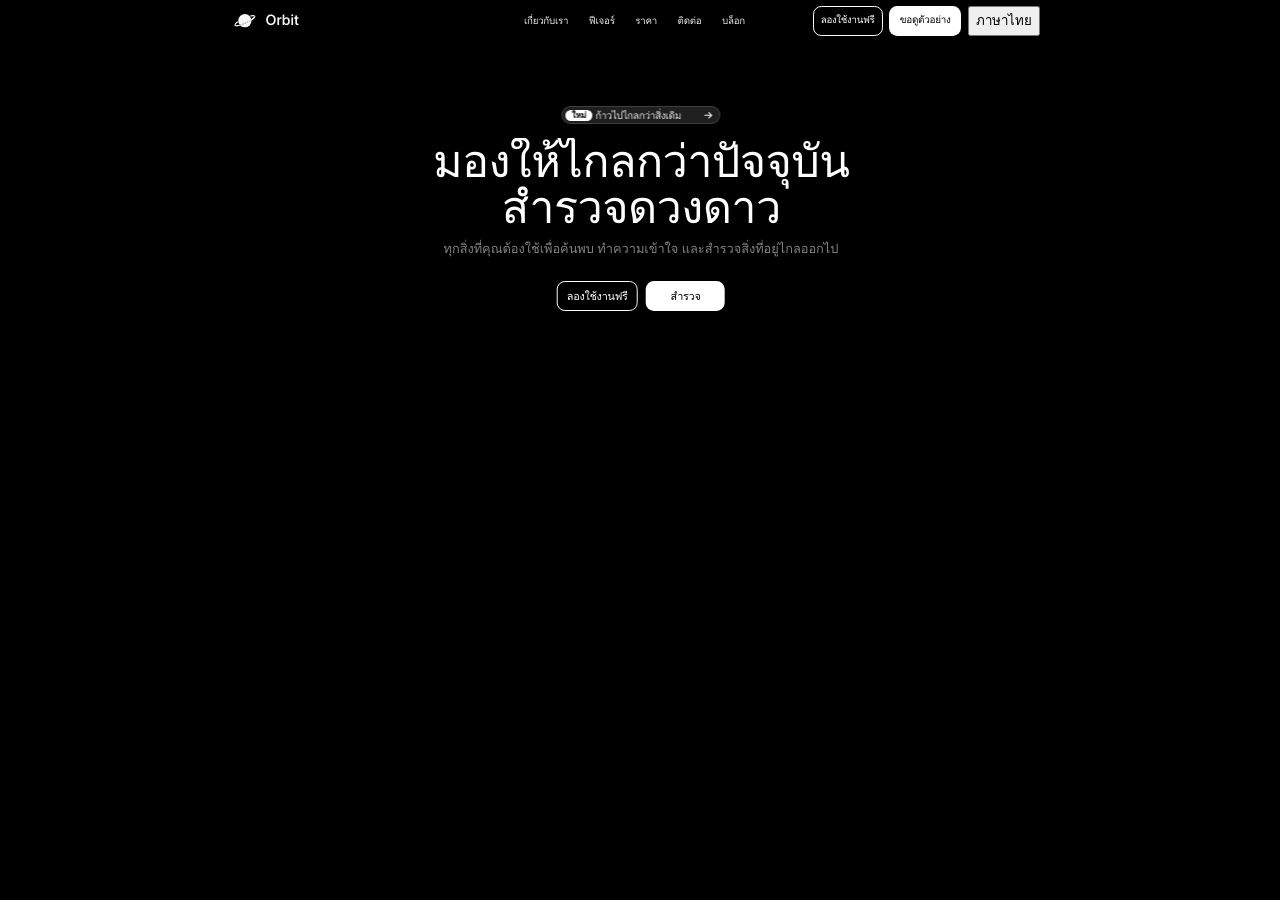
<file: index.html>
<!doctype html>
<html lang="en">
<head>
  <meta charset="utf-8">
  <meta name="viewport" content="width=device-width, initial-scale=1, viewport-fit=cover">
  <meta name="description" content="Everything you need to discover, understand, and explore what is out there.">
  <title>Orbit — See beyond now</title>
  <link rel="preconnect" href="https://d2ol7oe51mr4n9.cloudfront.net">
  <link rel="preconnect" href="https://fonts.googleapis.com">
  <link rel="preconnect" href="https://fonts.gstatic.com" crossorigin>
  <link href="https://fonts.googleapis.com/css2?family=Inter:opsz,wght@14..32,100..900&display=block" rel="stylesheet">
  <script>
    if (!window.matchMedia('(prefers-reduced-motion: reduce)').matches) {
      document.documentElement.classList.add('intro');
      setTimeout(() => document.documentElement.classList.remove('intro', 'intro-play'), 5000);
    }
  </script>
  <style>
    :root{
      --u: max( min(calc(100vw / 1563), calc(100vh / 460)), 0.80px );
      --ink:#ffffff; --ink-mark:rgba(255,255,255,.98); --ink-nav:rgba(255,255,255,.91);
      --ink-sub:rgba(255,255,255,.50); --ink-pill:rgba(255,255,255,.88); --ink-dark:#000000;
      --hairline:rgba(255,255,255,.98); --glass-bg:rgba(255,255,255,.12); --glass-line:rgba(255,255,255,.15);
      --r-btn:calc(10 * var(--u));
      font-family:"InterVar","Inter","Helvetica Neue",Arial,system-ui,sans-serif;
    }
    @supports (height:100dvh){ :root{ --u: max( min(calc(100vw / 1563), calc(100dvh / 460)), 0.80px ); } }
    @supports not (width: max(1px,1vw)){ :root{ --u: calc(100vw / 1563); } }
    *,*::before,*::after{box-sizing:border-box}
    html,body{height:100%}
    body{margin:0;background:#000;color:#fff;overflow:hidden;font-optical-sizing:none;font-feature-settings:"kern" 1,"calt" 1;-webkit-font-smoothing:antialiased;text-rendering:geometricPrecision}
    a:focus-visible,button:focus-visible{outline:2px solid #9b8cff;outline-offset:3px;border-radius:4px}
    .sr{position:absolute;width:1px;height:1px;padding:0;margin:-1px;overflow:hidden;clip:rect(0,0,0,0);white-space:nowrap;border:0}
    .frame{position:fixed;inset:0;overflow:hidden;background:#000;isolation:isolate}
    .sky{position:absolute;top:calc(-1.5 * var(--u));left:50%;transform:translateX(-50%);width:100%;height:auto;min-height:calc(100% + 1.5 * var(--u));object-fit:cover;object-position:center top;z-index:0;pointer-events:none;user-select:none}
    .veil{position:absolute;inset:0;background:rgba(0,0,0,.06);z-index:1;pointer-events:none}
    .bar{position:absolute;left:calc(50% - 495.5 * var(--u));top:calc(7.5 * var(--u));width:calc(983.5 * var(--u));height:calc(36.2 * var(--u));z-index:3}
    .brand{position:absolute;left:0;top:50%;transform:translateY(-50%);display:flex;align-items:center;gap:calc(11.4 * var(--u));color:var(--ink-mark);text-decoration:none;white-space:nowrap}
    .brand svg{width:calc(26.9 * var(--u));height:calc(16.6 * var(--u));overflow:visible;fill:none}
    .brand span{font-size:calc(17.5 * var(--u));font-weight:550;font-variation-settings:'opsz' 22;letter-spacing:0;line-height:1}
    .links{position:absolute;left:calc(353.8 * var(--u));top:50%;transform:translateY(-50%);display:flex;gap:calc(25.2 * var(--u))}
    .links a{font-size:calc(11.9 * var(--u));font-weight:450;font-variation-settings:'opsz' 15;letter-spacing:calc(-.30 * var(--u));color:var(--ink-nav);text-decoration:none;white-space:nowrap;transition:color .18s ease}
    .links a:hover{color:#fff}
    .actions{position:absolute;right:0;top:0;display:flex;gap:calc(7.8 * var(--u))}
    .btn{display:inline-flex;align-items:center;justify-content:center;border-radius:var(--r-btn);text-decoration:none;white-space:nowrap;line-height:1;border:0;transition:background-color .18s ease,color .18s ease,border-color .18s ease}
    .ghost{background:transparent;color:var(--ink);border:calc(1 * var(--u)) solid var(--hairline)}
    .ghost:hover{background:rgba(255,255,255,.10)}
    .solid{background:#fff;color:var(--ink-dark)}
    .solid:hover{background:#e9e9ea}
    .bar .btn{height:calc(36.2 * var(--u));line-height:calc(36.2 * var(--u));font-size:calc(11.9 * var(--u));font-weight:500;font-variation-settings:'opsz' 15;letter-spacing:calc(-.38 * var(--u))}
    .bar .ghost{width:calc(85.5 * var(--u))}
    .bar .solid{width:calc(88.2 * var(--u));font-size:calc(12.15 * var(--u));font-weight:550;letter-spacing:calc(-.35 * var(--u))}
    .menu{display:none;align-items:center;justify-content:center;width:calc(36.2 * var(--u));height:calc(36.2 * var(--u));border-radius:var(--r-btn);border:calc(1 * var(--u)) solid rgba(255,255,255,.35);background:transparent;color:#fff;cursor:pointer;padding:0}
    .menu svg{width:55%;height:55%}
    .menu:hover{background:rgba(255,255,255,.10)}
    .sheet{display:none;position:absolute;top:calc(100% + 9 * var(--u));right:0;min-width:calc(210 * var(--u));padding:calc(10 * var(--u));border-radius:calc(14 * var(--u));background:rgba(18,18,20,.88);border:calc(1 * var(--u)) solid rgba(255,255,255,.15);-webkit-backdrop-filter:blur(calc(18 * var(--u))) saturate(140%);backdrop-filter:blur(calc(18 * var(--u))) saturate(140%);box-shadow:0 calc(18 * var(--u)) calc(44 * var(--u)) rgba(0,0,0,.55)}
    .bar[data-open="true"] .sheet{display:block}
    .sheet a:not(.btn){display:block;padding:calc(9 * var(--u)) calc(10 * var(--u));border-radius:calc(9 * var(--u));color:var(--ink-nav);text-decoration:none;font-size:calc(14 * var(--u));font-weight:450;font-variation-settings:'opsz' 15;letter-spacing:calc(-.30 * var(--u))}
    .sheet a:not(.btn):hover{background:rgba(255,255,255,.08);color:#fff}
    .bar .sheet .solid{display:flex;width:100%;height:calc(38 * var(--u));margin-top:calc(8 * var(--u));font-size:calc(14 * var(--u));font-weight:500;font-variation-settings:'opsz' 15;letter-spacing:calc(-.30 * var(--u));color:#000}
    .screen{position:absolute;top:0;left:50%;transform:translateX(-50%);width:calc(1563 * var(--u));height:calc(1006 * var(--u));z-index:2}
    .hero{position:absolute;left:calc(.9 * var(--u));right:calc(-.9 * var(--u));top:0;text-align:center}
    .pill{position:absolute;top:calc(129.6 * var(--u));left:50%;transform:translateX(-50%);display:inline-flex;align-items:center;width:calc(194.5 * var(--u));height:calc(22.4 * var(--u));padding-left:calc(4.0 * var(--u));padding-right:calc(8.6 * var(--u));border-radius:999px;background:var(--glass-bg);border:calc(1 * var(--u)) solid var(--glass-line);-webkit-backdrop-filter:blur(calc(10 * var(--u)));backdrop-filter:blur(calc(10 * var(--u)));text-decoration:none;white-space:nowrap;transition:background-color .18s ease}
    .pill:hover{background:rgba(255,255,255,.17)}
    .chip{display:inline-flex;align-items:center;justify-content:center;width:calc(33.3 * var(--u));height:calc(14 * var(--u));border-radius:999px;background:#fff;color:#000;font-size:calc(10.2 * var(--u));font-weight:600;font-variation-settings:'opsz' 14;padding-top:calc(1.7 * var(--u));letter-spacing:calc(-.1 * var(--u));line-height:1}
    .pill-label{margin-left:calc(3.4 * var(--u));position:relative;top:calc(1 * var(--u));color:var(--ink-pill);font-size:calc(12.4 * var(--u));font-weight:450;font-variation-settings:'opsz' 15;letter-spacing:calc(-.48 * var(--u));height:calc(22.4 * var(--u));line-height:calc(22.4 * var(--u))}
    .pill svg{width:calc(9.5 * var(--u));height:calc(8 * var(--u));margin-left:auto;color:rgba(255,255,255,.95)}
    .hero h1{position:absolute;left:calc(.6 * var(--u));right:calc(-.6 * var(--u));top:calc(168.5 * var(--u));margin:0;font-size:calc(55 * var(--u));font-weight:545;font-variation-settings:'opsz' 32;line-height:calc(56 * var(--u));letter-spacing:calc(-.76 * var(--u));color:#fff}
    .ln{display:block;overflow:hidden;padding-bottom:calc(7 * var(--u));margin-bottom:calc(-7 * var(--u))}
    .ln-i{display:block}
    .hero p{position:absolute;left:50%;transform:translateX(calc(-50% + .25 * var(--u)));top:calc(292.6 * var(--u));margin:0;width:calc(700 * var(--u));font-size:calc(15.7 * var(--u));font-weight:400;font-variation-settings:'opsz' 20;line-height:calc(24 * var(--u));letter-spacing:calc(-.05 * var(--u));color:var(--ink-sub)}
    .cta{position:absolute;left:50%;transform:translateX(-50%);top:calc(342.8 * var(--u));display:flex;gap:calc(9.9 * var(--u))}
    .cta .btn{height:calc(36.4 * var(--u));line-height:calc(36.4 * var(--u));padding-top:calc(2 * var(--u));font-size:calc(13.3 * var(--u));font-weight:480;font-variation-settings:'opsz' 16;letter-spacing:calc(-.34 * var(--u))}
    .cta .ghost{width:calc(99.6 * var(--u))}
    .cta .solid{width:calc(96.4 * var(--u))}
    @media (max-width:1023px){:root{--u:calc(100vw / 900)}.bar{left:4.2vw;width:91.6vw}.links,.actions > .solid{display:none}.menu{display:inline-flex}}
    @media (max-width:640px){:root{--u:calc(100vw / 486)}.bar{left:5.2vw;width:89.6vw}.hero p{width:min(calc(560 * var(--u)),88vw);line-height:calc(23 * var(--u))}.pill{padding-right:calc(8 * var(--u))}}
    @media (max-width:380px){:root{--u:calc(100vw / 470)}}
    @media (max-width:1023px) and (max-height:520px){:root{--u:min(calc(100vw / 900),calc(100vh / 470))}}
    @media (min-aspect-ratio:3/1){.sky{top:auto;bottom:0;height:auto;min-height:0;width:100%;min-width:100%}.veil{background:linear-gradient(to bottom,rgba(0,0,0,.82) 0%,rgba(0,0,0,.72) 55%,rgba(0,0,0,.18) 100%)}}
    @media (prefers-reduced-motion:no-preference){
      :root{--e-reveal:cubic-bezier(.18,.85,.26,1);--e-soft:cubic-bezier(.22,1,.36,1);--e-nav:cubic-bezier(.33,1,.68,1);--rise:calc(10 * var(--u));--rise-lg:calc(13 * var(--u))}
      .intro .brand,.intro .links a,.intro .actions > .btn,.intro .actions > .menu,.intro .pill,.intro .hero p,.intro .cta .btn{opacity:0}
      .intro .ln-i{transform:translate3d(0,115%,0)}
      .intro .brand,.intro .pill,.intro .hero p,.intro .ln-i,.intro .cta .btn{will-change:transform,opacity}
      @keyframes i-rise{from{opacity:0;transform:translate3d(0,var(--rise),0)}to{opacity:1;transform:none}}
      @keyframes i-rise-cy{from{opacity:0;transform:translateY(-50%) translate3d(0,var(--rise),0)}to{opacity:1;transform:translateY(-50%)}}
      @keyframes i-pill{from{opacity:0;transform:translateX(-50%) translate3d(0,var(--rise-lg),0) scale(.972)}to{opacity:1;transform:translateX(-50%)}}
      @keyframes i-sub{from{opacity:0;transform:translateX(calc(-50% + .25 * var(--u))) translate3d(0,var(--rise-lg),0)}to{opacity:1;transform:translateX(calc(-50% + .25 * var(--u)))}}
      @keyframes i-btn{from{opacity:0;transform:translate3d(0,var(--rise-lg),0) scale(.986)}to{opacity:1;transform:none}}
      @keyframes i-line{from{transform:translate3d(0,115%,0)}to{transform:none}}
      .intro-play .brand{animation:i-rise-cy .62s var(--e-nav) 0s both}
      .intro-play .links a{animation:i-rise .55s var(--e-nav) both}
      .intro-play .links a:nth-child(1){animation-delay:.070s}.intro-play .links a:nth-child(2){animation-delay:.115s}.intro-play .links a:nth-child(3){animation-delay:.160s}.intro-play .links a:nth-child(4){animation-delay:.205s}.intro-play .links a:nth-child(5){animation-delay:.250s}
      .intro-play .actions > .btn,.intro-play .actions > .menu{animation:i-rise .55s var(--e-nav) .215s both}
      .intro-play .actions > .ghost{animation-delay:.160s}
      .intro-play .pill{animation:i-pill .62s var(--e-soft) .26s both}
      .intro-play .ln-i{animation:i-line .95s var(--e-reveal) .34s both}
      .intro-play .ln:nth-child(2) .ln-i{animation-delay:.48s}
      .intro-play .hero p{animation:i-sub .70s var(--e-soft) .86s both}
      .intro-play .cta .btn:nth-child(1){animation:i-btn .62s var(--e-soft) 1.00s both}
      .intro-play .cta .btn:nth-child(2){animation:i-btn .62s var(--e-soft) 1.07s both}
    }
    @media (prefers-reduced-motion:reduce){*{transition:none!important;animation:none!important}}
  </style>
</head>
<body>
  <div class="frame">
    <video class="sky" aria-hidden="true" autoplay muted loop playsinline preload="auto" poster="https://d2ol7oe51mr4n9.cloudfront.net/user_38xzZboKViGWJOttwIXH07lWA1P/0bf7409c-9fa2-4bef-a49d-34903dcc91ad.png" src="https://d2ol7oe51mr4n9.cloudfront.net/user_38xzZboKViGWJOttwIXH07lWA1P/4b73c700-3112-4c07-bd48-0af2893dff7c.mp4"></video>
    <div class="veil"></div>
    <header class="bar">
      <a class="brand" href="/" aria-label="Orbit — home"><svg viewBox="0 0 26.9 16.6" aria-hidden="true"><ellipse cx="13.25" cy="8.4" rx="13.2" ry="2.9" transform="rotate(-25 13.25 8.4)" stroke="currentColor" stroke-width="1.25"/><circle cx="13.25" cy="8.4" r="8.8" fill="#000"/><circle cx="13.25" cy="8.4" r="8.1" fill="currentColor"/><ellipse cx="13.25" cy="8.4" rx="13.2" ry="2.9" transform="rotate(-25 13.25 8.4)" stroke="#000" stroke-width="0.9" stroke-dasharray="28.2 28.2"/><ellipse cx="13.25" cy="8.4" rx="13.2" ry="2.9" transform="rotate(-25 13.25 8.4)" stroke="currentColor" stroke-width="1.25" stroke-dasharray="28.2 28.2"/></svg><span>Orbit</span></a>
      <nav class="links" aria-label="Primary"><a href="#about" data-i18n="About">About</a><a href="#features" data-i18n="Features">Features</a><a href="#pricing" data-i18n="Pricing">Pricing</a><a href="#contact" data-i18n="Contact">Contact</a><a href="#blog" data-i18n="Blog">Blog</a></nav>
      <div class="actions">
        <a class="btn ghost" href="#try" data-i18n="Try for free">Try for free</a><a class="btn solid" href="#demo" data-i18n="Get a demo">Get a demo</a><button class="lang-toggle" data-language-toggle type="button">ไทย</button>
        <button class="menu" id="menu-btn" type="button" aria-label="Menu" aria-expanded="false" aria-controls="menu-sheet"><svg viewBox="0 0 20 14" fill="none" aria-hidden="true"><path d="M0 1h20M0 7h20M0 13h20" stroke="currentColor" stroke-width="1.6" stroke-linecap="round"/></svg></button>
        <nav class="sheet" id="menu-sheet" aria-label="Menu"><a href="#about" data-i18n="About">About</a><a href="#features" data-i18n="Features">Features</a><a href="#pricing" data-i18n="Pricing">Pricing</a><a href="#contact" data-i18n="Contact">Contact</a><a href="#blog" data-i18n="Blog">Blog</a><a class="btn solid" href="#demo" data-i18n="Get a demo">Get a demo</a><button class="lang-toggle" data-language-toggle type="button">ไทย</button></nav>
      </div>
    </header>
    <div class="screen"><main class="hero">
      <a class="pill" href="#new"><span class="chip">New</span><span class="pill-label">Go beyond the ordinary</span><svg viewBox="0 0 9.5 8" fill="none" aria-hidden="true"><path d="M0.7 4H8.8M5.6 0.75 8.85 4 5.6 7.25" stroke="currentColor" stroke-width="1.35" stroke-linecap="round" stroke-linejoin="round"/></svg></a>
      <h1><span class="ln"><span class="ln-i">See beyond now</span></span><span class="ln"><span class="ln-i">Explore the stars</span></span></h1>
      <p>Everything you need to discover, understand, and explore what is out there.</p>
      <div class="cta"><a class="btn ghost" href="#try" data-i18n="Try for free">Try for free</a><a class="btn solid" href="#explore" data-i18n="Explore">Explore</a></div>
    </main></div>
  </div>
  <script>
    (() => {
      const root = document.documentElement;
      if (root.classList.contains('intro')) {
        let started = false;
        let cleared = false;
        let timer;
        const clear = () => {
          if (cleared) return;
          cleared = true;
          clearTimeout(timer);
          root.classList.remove('intro', 'intro-play');
        };
        const start = () => {
          if (started || !root.classList.contains('intro')) return;
          started = true;
          root.classList.add('intro-play');
          timer = setTimeout(clear, 3000);
        };
        const lastButton = document.querySelector('.cta .btn:last-child');
        lastButton.addEventListener('animationend', event => { if (event.target === lastButton) clear(); });
        let ready = false;
        const schedule = () => {
          if (ready) return;
          ready = true;
          requestAnimationFrame(() => requestAnimationFrame(start));
        };
        // The fallback only releases the animation when the requested face can render.
        const fallback = setTimeout(() => { if (document.fonts.check('545 55px Inter')) schedule(); }, 700);
        document.fonts.ready.then(() => { clearTimeout(fallback); schedule(); }, schedule);
      }

      const bar = document.querySelector('.bar');
      const button = document.getElementById('menu-btn');
      const set = open => {
        bar.dataset.open = String(open);
        button.setAttribute('aria-expanded', String(open));
        button.setAttribute('aria-label', open ? 'Close menu' : 'Menu');
      };
      set(false);
      button.addEventListener('click', event => { event.stopPropagation(); set(bar.dataset.open !== 'true'); });
      document.addEventListener('click', event => { if (!bar.contains(event.target)) set(false); });
      document.addEventListener('keydown', event => { if (event.key === 'Escape') set(false); });

      const v = document.querySelector('video.sky');
      v.muted = true;
      const play = () => { if (v.paused) { const attempt = v.play(); if (attempt && typeof attempt.catch === 'function') attempt.catch(() => {}); } };
      play();
      v.addEventListener('canplay', play);
      document.addEventListener('visibilitychange', () => { if (!document.hidden) play(); });
      ['pointerdown', 'touchstart', 'scroll'].forEach(type => window.addEventListener(type, play, { once:true, passive:true }));

      const destinations = { about:'overview', features:'sightings', pricing:'import', contact:'detections', blog:'analytics', try:'overview', demo:'detections', new:'sightings', explore:'map' };
      document.querySelectorAll('a[href^="#"]').forEach(link => link.addEventListener('click', event => {
        const route = destinations[link.getAttribute('href').slice(1)];
        if (route) { event.preventDefault(); window.location.href = '/console#/' + route; }
      }));
    })();
  </script>
<script src="/static/i18n.js"></script>
</body>
</html>
</file>
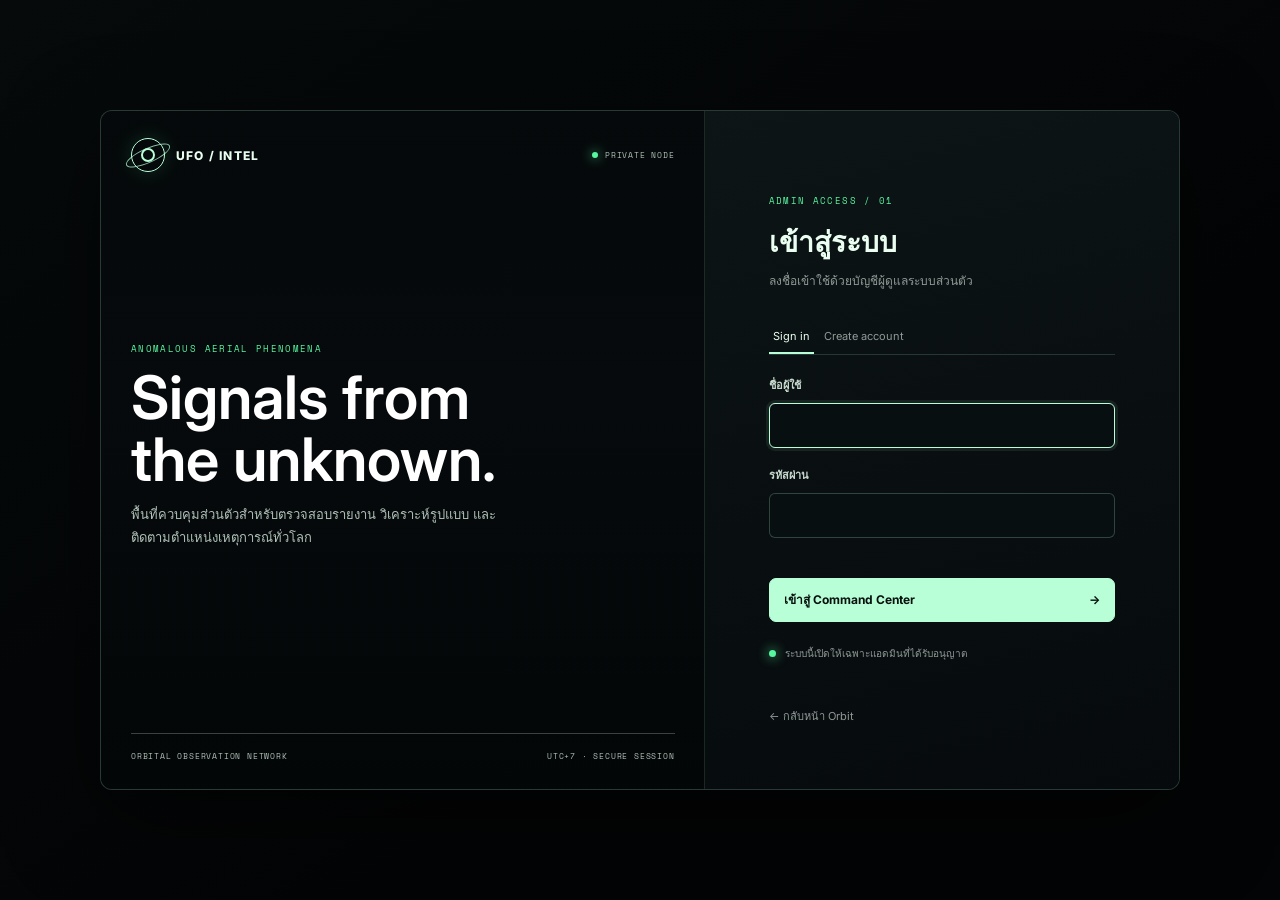
<file: static/login.html>
<!doctype html>
<html lang="th">
<head>
  <meta charset="utf-8">
  <meta name="viewport" content="width=device-width, initial-scale=1, viewport-fit=cover">
  <meta name="description" content="เข้าสู่ระบบ UFO / INTEL command center">
  <meta name="theme-color" content="#050809">
  <title>Admin sign in — UFO / INTEL</title>
  <link rel="preconnect" href="https://fonts.googleapis.com">
  <link rel="preconnect" href="https://fonts.gstatic.com" crossorigin>
  <link href="https://fonts.googleapis.com/css2?family=Inter:wght@400;500;600;700;800&family=Space+Mono:wght@400;700&display=swap" rel="stylesheet">
  <link rel="stylesheet" href="/static/styles.css">
</head>
<body class="login-body">
  <main class="login-layout">
    <section class="login-visual" aria-label="Orbiting planet artwork">
      <div class="login-visual-top"><a href="/" class="login-brand"><span class="logo" aria-hidden="true"></span><span>UFO / INTEL</span></a><span class="login-node"><i></i> PRIVATE NODE</span></div>
      <div class="login-visual-copy"><p class="eyebrow">ANOMALOUS AERIAL PHENOMENA</p><h1>Signals from<br>the unknown.</h1><p>พื้นที่ควบคุมส่วนตัวสำหรับตรวจสอบรายงาน วิเคราะห์รูปแบบ และติดตามตำแหน่งเหตุการณ์ทั่วโลก</p></div>
      <div class="login-visual-bottom"><span>ORBITAL OBSERVATION NETWORK</span><span>UTC+7 · SECURE SESSION</span></div>
    </section>
    <section class="login-panel" aria-labelledby="login-title">
      <div class="login-form-wrap">
        <p class="eyebrow">ADMIN ACCESS / 01</p>
        <h2 id="login-title">เข้าสู่ระบบ</h2>
        <p class="login-intro">ลงชื่อเข้าใช้ด้วยบัญชีผู้ดูแลระบบส่วนตัว</p>
        <div class="auth-tabs"><button class="auth-tab active" type="button" data-mode="login">Sign in</button><button class="auth-tab" type="button" data-mode="register">Create account</button></div>
        <form id="loginForm" class="login-form">
          <label for="username">ชื่อผู้ใช้</label>
          <input id="username" name="username" autocomplete="username" required maxlength="80" autofocus>
          <label for="password">รหัสผ่าน</label>
          <input id="password" name="password" type="password" autocomplete="current-password" required maxlength="256">
          <p class="login-error" id="loginError" role="alert" aria-live="polite"></p>
          <button class="btn primary login-submit" type="submit"><span>เข้าสู่ Command Center</span><span aria-hidden="true">→</span></button>
        </form>
        <div class="login-foot"><span class="signal-dot"></span><span>ระบบนี้เปิดให้เฉพาะแอดมินที่ได้รับอนุญาต</span></div>
      </div>
      <a class="login-back" href="/">← กลับหน้า Orbit</a>
    </section>
  </main>
  <script>
    const form = document.getElementById('loginForm');
    const errorNode = document.getElementById('loginError');
    const tabs = document.querySelectorAll('[data-mode]');
    let mode = 'login';
    tabs.forEach(tab => tab.addEventListener('click', () => {
      mode = tab.dataset.mode;
      tabs.forEach(item => item.classList.toggle('active', item === tab));
      errorNode.textContent = '';
    }));
    form.addEventListener('submit', async event => {
      event.preventDefault();
      const button = form.querySelector('button');
      button.disabled = true;
      errorNode.textContent = '';
      try {
        const response = await fetch(mode === 'login' ? '/api/auth/login' : '/api/auth/register', {
          method: 'POST',
          headers: {'Content-Type': 'application/json'},
          body: JSON.stringify({username: form.username.value, password: form.password.value})
        });
        const result = await response.json();
        if (!response.ok) throw new Error(result.detail || 'เข้าสู่ระบบไม่สำเร็จ');
        if (mode === 'register') {
          document.querySelector('[data-mode="login"]').click();
          errorNode.style.color = 'var(--green)';
          errorNode.textContent = 'Account created. Please sign in.';
        } else location.assign(result.redirect || '/console');
      } catch (error) {
        errorNode.textContent = error.message || 'เชื่อมต่อระบบไม่ได้';
        button.disabled = false;
      }
    });
  </script>
</body>
</html>
</file>
<file: static/styles.css>
:root{--bg:#050809;--panel:#0b1213;--line:rgba(185,255,220,.16);--line-strong:rgba(185,255,220,.3);--ink:#eafff1;--muted:rgba(226,239,234,.62);--mint:#b8ffd8;--green:#57f6a0;--violet:#8d7cff;--danger:#ff9d9d;--r:10px;font-family:Inter,Arial,sans-serif;color:var(--ink);background:var(--bg)}
*{box-sizing:border-box}html,body{min-height:100%;margin:0}body{background:radial-gradient(circle at 82% 0,rgba(48,91,71,.25),transparent 34rem),var(--bg);-webkit-font-smoothing:antialiased}button,input,select,textarea{font:inherit}button,a{color:inherit}a{text-decoration:none}button{cursor:pointer}.app-shell{min-height:100vh;display:grid;grid-template-columns:248px minmax(0,1fr)}
.sidebar{border-right:1px solid var(--line);background:rgba(5,10,10,.82);padding:27px 18px 20px;display:flex;flex-direction:column;min-height:100vh}.brand{display:flex;align-items:center;gap:12px;padding:0 9px 28px}.brand strong{display:block;font-size:15px;letter-spacing:.11em}.brand small{display:block;margin-top:4px;font:8px 'Space Mono',monospace;color:var(--muted);letter-spacing:.12em}.logo{position:relative;width:34px;height:34px;border:1px solid var(--mint);border-radius:50%;display:grid;place-items:center;color:var(--mint);box-shadow:0 0 20px rgba(87,246,160,.16)}.logo:before{content:"";width:10px;height:10px;border:2px solid currentColor;border-radius:50%}.logo:after{content:"";position:absolute;width:46px;height:13px;border:1px solid currentColor;border-radius:50%;transform:rotate(-24deg);opacity:.75}.side-label{padding:20px 12px 8px;color:var(--green);font:9px 'Space Mono',monospace;letter-spacing:.14em}.nav{display:grid;gap:3px}.nav a{display:flex;align-items:center;gap:12px;padding:11px 12px;border:1px solid transparent;border-radius:7px;color:var(--muted);font-size:12px;font-weight:600;transition:.18s ease}.nav a span{width:16px;color:var(--green);font-size:16px;text-align:center}.nav a:hover,.nav a.active{border-color:var(--line);background:rgba(184,255,216,.08);color:var(--ink)}.nav-secondary a span{color:var(--violet)}.sidebar-bottom{margin-top:auto}.signal-card{display:flex;align-items:center;gap:10px;padding:12px;border:1px solid var(--line);background:rgba(15,28,24,.72);border-radius:8px}.signal-card strong{display:block;font:10px 'Space Mono',monospace;color:var(--green)}.signal-card small{display:block;margin-top:4px;color:var(--muted);font-size:10px}.signal-dot,.live-status i{display:block;width:7px;height:7px;border-radius:50%;background:var(--green);box-shadow:0 0 12px var(--green)}.build{margin:12px 2px 0;color:rgba(226,239,234,.38);font:8px 'Space Mono',monospace;letter-spacing:.06em}
.main-shell{min-width:0;padding:27px 34px 30px}.topbar{display:flex;align-items:center;justify-content:space-between;gap:20px;border-bottom:1px solid var(--line);padding-bottom:20px}.topbar h1{margin:4px 0 0;font-size:25px;letter-spacing:-.04em}.eyebrow{margin:0;color:var(--green);font:9px 'Space Mono',monospace;letter-spacing:.15em}.top-actions{display:flex;align-items:center;gap:15px}.live-status{display:flex;align-items:center;gap:7px;color:var(--muted);font:9px 'Space Mono',monospace}.icon-button{display:grid;place-items:center;width:34px;height:34px;border:1px solid var(--line);border-radius:7px;background:rgba(11,22,20,.72);color:var(--mint);font-size:17px}.icon-button:hover{border-color:var(--mint);background:rgba(184,255,216,.1)}.mobile-menu{display:none}.page-region{padding-top:22px;min-width:0}.grid{display:grid;gap:12px}.grid-4{grid-template-columns:repeat(4,minmax(0,1fr))}.grid-3{grid-template-columns:repeat(3,minmax(0,1fr))}.grid-2{grid-template-columns:repeat(2,minmax(0,1fr))}.panel,.metric{border:1px solid var(--line);background:linear-gradient(135deg,rgba(14,26,25,.9),rgba(7,12,15,.86));border-radius:var(--r)}.metric{padding:17px;min-height:113px}.metric label{display:block;color:var(--muted);font:9px 'Space Mono',monospace;letter-spacing:.08em;text-transform:uppercase}.metric strong{display:block;margin-top:13px;font-size:29px;letter-spacing:-.05em}.metric small{display:block;margin-top:5px;color:var(--muted);font-size:10px}.accent{color:var(--green)}.violet{color:var(--violet)}.panel-head{display:flex;align-items:flex-start;justify-content:space-between;gap:12px;padding:16px 17px;border-bottom:1px solid var(--line)}.panel-head h2{margin:4px 0 0;font-size:15px}.panel-head p{margin:0;color:var(--green);font:9px 'Space Mono',monospace;letter-spacing:.12em}.count{color:var(--muted);font:9px 'Space Mono',monospace;white-space:nowrap;padding-top:3px}.section-gap{margin-top:12px}.command-hero{display:flex;justify-content:space-between;gap:28px;align-items:end;padding:21px;border:1px solid var(--line);border-radius:var(--r);background:linear-gradient(115deg,rgba(22,49,38,.63),rgba(9,16,22,.6))}.command-hero h2{margin:5px 0 7px;font-size:21px;letter-spacing:-.04em}.command-hero p{max-width:610px;color:var(--muted);font-size:12px;line-height:1.55}.button-row{display:flex;gap:8px;flex-wrap:wrap}.btn{border:1px solid var(--line);border-radius:7px;padding:10px 13px;background:rgba(17,28,27,.7);color:var(--ink);font-size:11px;font-weight:700;white-space:nowrap}.btn:hover{border-color:var(--mint);background:rgba(184,255,216,.1)}.btn.primary{background:var(--mint);border-color:var(--mint);color:#07110d}.btn.primary:hover{background:#e5ffef}.btn.violet{background:var(--violet);border-color:var(--violet);color:#0a0815}.btn.small{padding:7px 9px;font-size:10px}.btn:disabled{opacity:.5;cursor:not-allowed}
.map-box{height:430px;position:relative;overflow:hidden;border-radius:0 0 var(--r) var(--r);background:#081513}.leaflet-map{position:absolute;inset:0;background:#081513}.leaflet-control-zoom a{background:#0a1715!important;color:var(--mint)!important;border-color:var(--line)!important}.leaflet-control-attribution{background:rgba(4,10,9,.75)!important;color:var(--muted)!important;font-size:9px!important}.leaflet-control-attribution a{color:var(--mint)!important}.leaflet-popup-content-wrapper,.leaflet-popup-tip{background:#0b1715;color:var(--ink);border:1px solid var(--line)}.leaflet-popup-content{font:11px Inter,Arial,sans-serif}.leaflet-popup-content strong{color:var(--green)}.ufo-marker{background:transparent;border:0}.ufo-marker span{display:block;width:12px;height:12px;border:1px solid #06110d;background:var(--green);border-radius:50%;box-shadow:0 0 0 5px rgba(87,246,160,.14),0 0 18px var(--green)}.ufo-marker.camera span{background:var(--violet);box-shadow:0 0 0 5px rgba(141,124,255,.14),0 0 18px var(--violet)}.map-toolbar{position:absolute;z-index:500;top:13px;left:15px;right:15px;display:flex;justify-content:space-between;pointer-events:none}.map-toolbar span{padding:6px 8px;border:1px solid var(--line);border-radius:5px;background:rgba(4,10,9,.82);color:var(--muted);font:9px 'Space Mono',monospace;letter-spacing:.08em}
.feed{max-height:430px;overflow:auto}.feed-row{display:grid;grid-template-columns:34px minmax(0,1fr) auto;gap:10px;align-items:start;padding:13px 17px;border-bottom:1px solid rgba(185,255,220,.1)}.feed-row:last-child{border-bottom:0}.source-dot{width:28px;height:28px;border-radius:7px;display:grid;place-items:center;background:var(--mint);color:#06110d;font:8px 'Space Mono',monospace}.source-dot.camera{background:var(--violet);color:#fff}.feed-row h3{margin:0 0 4px;font-size:12px}.feed-row p{margin:0;color:var(--muted);font-size:10px;line-height:1.45;display:-webkit-box;-webkit-line-clamp:2;-webkit-box-orient:vertical;overflow:hidden}.feed-row time{color:var(--muted);font:9px 'Space Mono',monospace;white-space:nowrap}.tag{display:inline-block;margin-top:6px;padding:2px 4px;border:1px solid rgba(87,246,160,.25);border-radius:3px;color:var(--green);font:8px 'Space Mono',monospace}.table-wrap{overflow:auto}.toolbar{display:flex;align-items:center;justify-content:space-between;gap:12px;padding:13px 17px;border-bottom:1px solid var(--line);flex-wrap:wrap}.filters{display:flex;gap:7px;flex-wrap:wrap}.field,.select{min-height:34px;border:1px solid var(--line);border-radius:6px;background:#0a1414;color:var(--ink);padding:7px 9px;font-size:11px}.field::placeholder{color:rgba(226,239,234,.4)}.data-table{width:100%;border-collapse:collapse;min-width:750px}.data-table th{padding:11px 14px;text-align:left;color:var(--muted);font:9px 'Space Mono',monospace;letter-spacing:.08em;font-weight:400;border-bottom:1px solid var(--line)}.data-table td{padding:12px 14px;border-bottom:1px solid rgba(185,255,220,.09);font-size:11px;vertical-align:top}.data-table tbody tr:hover{background:rgba(184,255,216,.04)}.data-table td small{display:block;margin-top:3px;color:var(--muted);line-height:1.35}.status-chip{display:inline-block;padding:4px 6px;border-radius:4px;font:8px 'Space Mono',monospace;background:rgba(87,246,160,.12);color:var(--green)}.status-chip.camera{background:rgba(141,124,255,.14);color:#b6adff}.empty{padding:35px 20px;text-align:center;color:var(--muted);font-size:12px}.loading{padding:35px;color:var(--muted);font:10px 'Space Mono',monospace}.form-panel{padding:19px}.form-grid{display:grid;grid-template-columns:repeat(2,minmax(0,1fr));gap:13px}.form-field{display:grid;gap:6px}.form-field.full{grid-column:1/-1}.form-field label{color:var(--muted);font:9px 'Space Mono',monospace;letter-spacing:.06em}.form-field textarea{min-height:100px;resize:vertical}.form-actions{display:flex;justify-content:flex-end;gap:8px;margin-top:17px}.chart-card{padding:17px}.chart-card h3{margin:0;font-size:13px}.chart-card p{margin:4px 0 15px;color:var(--muted);font-size:10px}.bars{display:grid;gap:10px}.bar-line{display:grid;grid-template-columns:90px minmax(0,1fr) 35px;align-items:center;gap:9px;font-size:10px}.bar-line label{overflow:hidden;text-overflow:ellipsis;white-space:nowrap;color:var(--muted)}.bar-track{height:8px;border-radius:4px;background:rgba(184,255,216,.08);overflow:hidden}.bar-fill{height:100%;border-radius:4px;background:var(--green)}.bar-fill.violet{background:var(--violet)}.chart-value{font:9px 'Space Mono',monospace;color:var(--ink);text-align:right}.sparkline{height:180px;width:100%;display:block}.helper{color:var(--muted);font-size:11px;line-height:1.5}.toast{position:fixed;right:24px;bottom:24px;z-index:1000;max-width:330px;padding:12px 15px;border:1px solid var(--line-strong);border-radius:8px;background:#0b1715;color:var(--mint);font-size:11px;opacity:0;transform:translateY(8px);pointer-events:none;transition:.2s}.toast.show{opacity:1;transform:none}
@media(max-width:1050px){.app-shell{grid-template-columns:215px 1fr}.main-shell{padding:24px 22px}.grid-4{grid-template-columns:repeat(2,1fr)}}@media(max-width:760px){.app-shell{display:block}.sidebar{position:fixed;z-index:900;left:0;top:0;width:260px;transform:translateX(-105%);transition:transform .2s ease;box-shadow:12px 0 40px rgba(0,0,0,.35)}.sidebar.open{transform:none}.main-shell{padding:17px 14px 24px}.mobile-menu{display:grid}.topbar{align-items:flex-start}.topbar h1{font-size:21px}.grid-4,.grid-3,.grid-2{grid-template-columns:1fr}.command-hero{display:block}.command-hero .button-row{margin-top:15px}.map-box{height:360px}.menu-grid{grid-template-columns:repeat(2,minmax(0,1fr))}.compact-feed{grid-template-columns:1fr}.compact-feed .feed-row:nth-child(odd){border-right:0}.form-grid{grid-template-columns:1fr}.form-field.full{grid-column:auto}.feed-row{grid-template-columns:32px 1fr}.feed-row time{grid-column:2}.top-actions{gap:8px}.live-status{display:none}}.section-heading{display:flex;align-items:end;justify-content:space-between;gap:16px;margin-bottom:12px}.section-heading h2{margin:5px 0 0;font-size:17px}.menu-section{margin-top:26px}.menu-grid{display:grid;grid-template-columns:repeat(3,minmax(0,1fr));gap:12px}.menu-card{position:relative;display:flex;flex-direction:column;min-height:178px;padding:18px;border:1px solid var(--line);border-radius:var(--r);background:linear-gradient(135deg,rgba(14,29,27,.9),rgba(7,13,16,.88));transition:transform .18s ease,border-color .18s ease,background .18s ease}.menu-card:hover{transform:translateY(-3px);border-color:var(--mint);background:linear-gradient(135deg,rgba(26,58,43,.9),rgba(8,15,18,.9))}.menu-card-muted{background:rgba(11,18,19,.55)}.menu-code{color:var(--green);font:10px 'Space Mono',monospace;letter-spacing:.12em}.menu-card strong{margin-top:22px;font-size:18px;letter-spacing:-.03em}.menu-card p{margin:7px 0 20px;color:var(--muted);font-size:11px;line-height:1.5}.menu-action{margin-top:auto;color:var(--mint);font:9px 'Space Mono',monospace;letter-spacing:.08em}.menu-action b{font-size:14px;margin-left:4px}.hero-signal{display:flex;align-items:center;gap:10px;min-width:150px;padding:11px 13px;border:1px solid var(--line);border-radius:8px;background:rgba(8,18,15,.56)}.hero-signal strong{display:block;color:var(--green);font:10px 'Space Mono',monospace}.hero-signal small{display:block;margin-top:4px;color:var(--muted);font:8px 'Space Mono',monospace}.recent-strip{margin-top:26px;border:1px solid var(--line);border-radius:var(--r);background:linear-gradient(135deg,rgba(14,26,25,.9),rgba(7,12,15,.86));padding-top:16px}.recent-strip .section-heading{padding:0 17px}.compact-feed{max-height:none;display:grid;grid-template-columns:repeat(2,minmax(0,1fr));border-top:1px solid var(--line)}.compact-feed .feed-row{min-width:0}.compact-feed .feed-row:nth-child(odd){border-right:1px solid rgba(185,255,220,.1)}@media(max-width:760px){.menu-grid{grid-template-columns:1fr}.compact-feed{grid-template-columns:1fr}.compact-feed .feed-row:nth-child(odd){border-right:0}.section-heading{align-items:flex-start;flex-direction:column;gap:8px}}

/* Shared Orbit / UFO command-center access surface. */
.login-body{min-height:100vh;display:grid;place-items:center;padding:clamp(16px,4vw,56px);background-color:#040608;background-image:radial-gradient(1px 1px at 15% 20%,rgba(234,255,241,.65) 0,transparent 100%),radial-gradient(1px 1px at 72% 13%,rgba(184,255,216,.5) 0,transparent 100%),radial-gradient(1px 1px at 47% 77%,rgba(234,255,241,.45) 0,transparent 100%),radial-gradient(1px 1px at 91% 61%,rgba(184,255,216,.45) 0,transparent 100%),linear-gradient(145deg,#060a0b,#030405 65%)}
.login-layout{width:min(1080px,100%);min-height:min(680px,calc(100vh - 48px));display:grid;grid-template-columns:minmax(0,1.12fr) minmax(350px,.88fr);overflow:hidden;border:1px solid rgba(185,255,220,.19);border-radius:12px;background:#070b0d;box-shadow:0 28px 90px rgba(0,0,0,.52)}
.login-visual{position:relative;display:flex;flex-direction:column;justify-content:space-between;min-height:560px;padding:27px 30px;background-image:linear-gradient(180deg,rgba(2,5,6,.42),rgba(2,5,6,.17) 42%,rgba(2,5,6,.8)),url("https://d2ol7oe51mr4n9.cloudfront.net/user_38xzZboKViGWJOttwIXH07lWA1P/0bf7409c-9fa2-4bef-a49d-34903dcc91ad.png");background-position:center;background-size:cover}
.login-visual:after{position:absolute;inset:0;border-right:1px solid rgba(185,255,220,.13);content:"";pointer-events:none}.login-visual-top,.login-visual-bottom{position:relative;z-index:1;display:flex;align-items:center;justify-content:space-between;gap:12px}.login-brand{display:flex;align-items:center;gap:11px;font-size:12px;font-weight:800;letter-spacing:.1em}.login-brand .logo{flex:0 0 34px}.login-node,.login-visual-bottom{color:rgba(234,255,241,.75);font:8px 'Space Mono',monospace;letter-spacing:.1em}.login-node{display:flex;align-items:center;gap:7px}.login-node i{width:6px;height:6px;border-radius:50%;background:var(--green);box-shadow:0 0 12px var(--green)}.login-visual-copy{position:relative;z-index:1;max-width:480px;margin:60px 0}.login-visual-copy h1{margin:12px 0;font-size:clamp(36px,5vw,60px);line-height:1.02;font-weight:600;color:#fff}.login-visual-copy>p:last-child{max-width:390px;color:rgba(234,255,241,.75);font-size:13px;line-height:1.8}.login-visual-bottom{padding-top:16px;border-top:1px solid rgba(234,255,241,.24)}
.login-panel{display:flex;flex-direction:column;justify-content:center;padding:clamp(28px,5vw,64px);background:linear-gradient(165deg,rgba(13,21,22,.98),rgba(6,10,12,.99))}.login-form-wrap{width:100%;max-width:360px;margin:auto}.login-form-wrap h2{margin:13px 0 7px;font-size:28px;letter-spacing:0}.login-intro{margin:0 0 30px;color:var(--muted);font-size:12px}.login-form{display:grid;gap:9px}.login-form label{margin-top:9px;color:rgba(234,255,241,.84);font-size:11px;font-weight:600}.auth-tabs{display:flex;gap:6px;margin:0 0 12px;border-bottom:1px solid rgba(185,255,220,.16)}.auth-tab{border:0;border-bottom:2px solid transparent;padding:9px 4px;background:none;color:var(--muted);font-size:11px;cursor:pointer}.auth-tab.active{border-color:var(--mint);color:var(--ink)}.login-form input{width:100%;min-height:45px;padding:10px 12px;border:1px solid rgba(185,255,220,.22);border-radius:6px;outline:none;background:#080f10;color:var(--ink);font-size:13px}.login-form input:focus{border-color:var(--mint);box-shadow:0 0 0 3px rgba(184,255,216,.08)}.login-error{min-height:18px;margin:2px 0 0;color:var(--danger);font-size:11px}.login-submit{display:flex;justify-content:space-between;align-items:center;width:100%;min-height:44px;margin-top:2px;padding:0 14px;font-size:12px}.login-submit:disabled{opacity:.65;cursor:wait}.login-foot{display:flex;align-items:center;gap:9px;margin-top:24px;color:var(--muted);font-size:10px;line-height:1.5}.login-foot .signal-dot{flex:0 0 7px}.login-back{align-self:flex-start;margin-top:28px;color:var(--muted);font-size:11px}.login-back:hover{color:var(--mint)}
.topbar h1{letter-spacing:0}.main-shell{background-image:radial-gradient(1px 1px at 20% 7%,rgba(184,255,216,.16) 0,transparent 100%),radial-gradient(1px 1px at 81% 3%,rgba(234,255,241,.13) 0,transparent 100%)}.logout-button{font-size:18px}.icon-button:focus-visible,.btn:focus-visible,.nav a:focus-visible,.menu-card:focus-visible{outline:2px solid var(--mint);outline-offset:3px}
@media(max-width:760px){.login-body{padding:14px}.login-layout{min-height:calc(100vh - 28px);grid-template-columns:1fr;grid-template-rows:minmax(180px,.62fr) minmax(410px,1fr)}.login-visual{min-height:250px;padding:19px}.login-visual-copy{margin:28px 0}.login-visual-copy h1{font-size:34px}.login-visual-copy>p:last-child{font-size:11px}.login-visual-bottom{font-size:7px}.login-panel{padding:30px 24px}.login-form-wrap{max-width:440px}.login-back{margin-top:20px}}
@media(max-width:380px){.login-visual-bottom{gap:5px;font-size:6px;letter-spacing:.04em}.login-node{font-size:7px}.login-brand{font-size:10px}.login-visual-copy h1{font-size:30px}}
@media(prefers-reduced-motion:reduce){*,*::before,*::after{scroll-behavior:auto!important;transition:none!important;animation:none!important}}

.language-toggle,.lang-toggle{border:1px solid rgba(185,255,220,.3);border-radius:6px;padding:8px 10px;background:transparent;color:var(--ink);font:600 10px 'Space Mono',monospace;cursor:pointer}.language-toggle:hover,.lang-toggle:hover{border-color:var(--mint);color:var(--mint)}.top-actions .language-toggle{margin-left:8px}.actions .lang-toggle{align-self:center}
</file>
